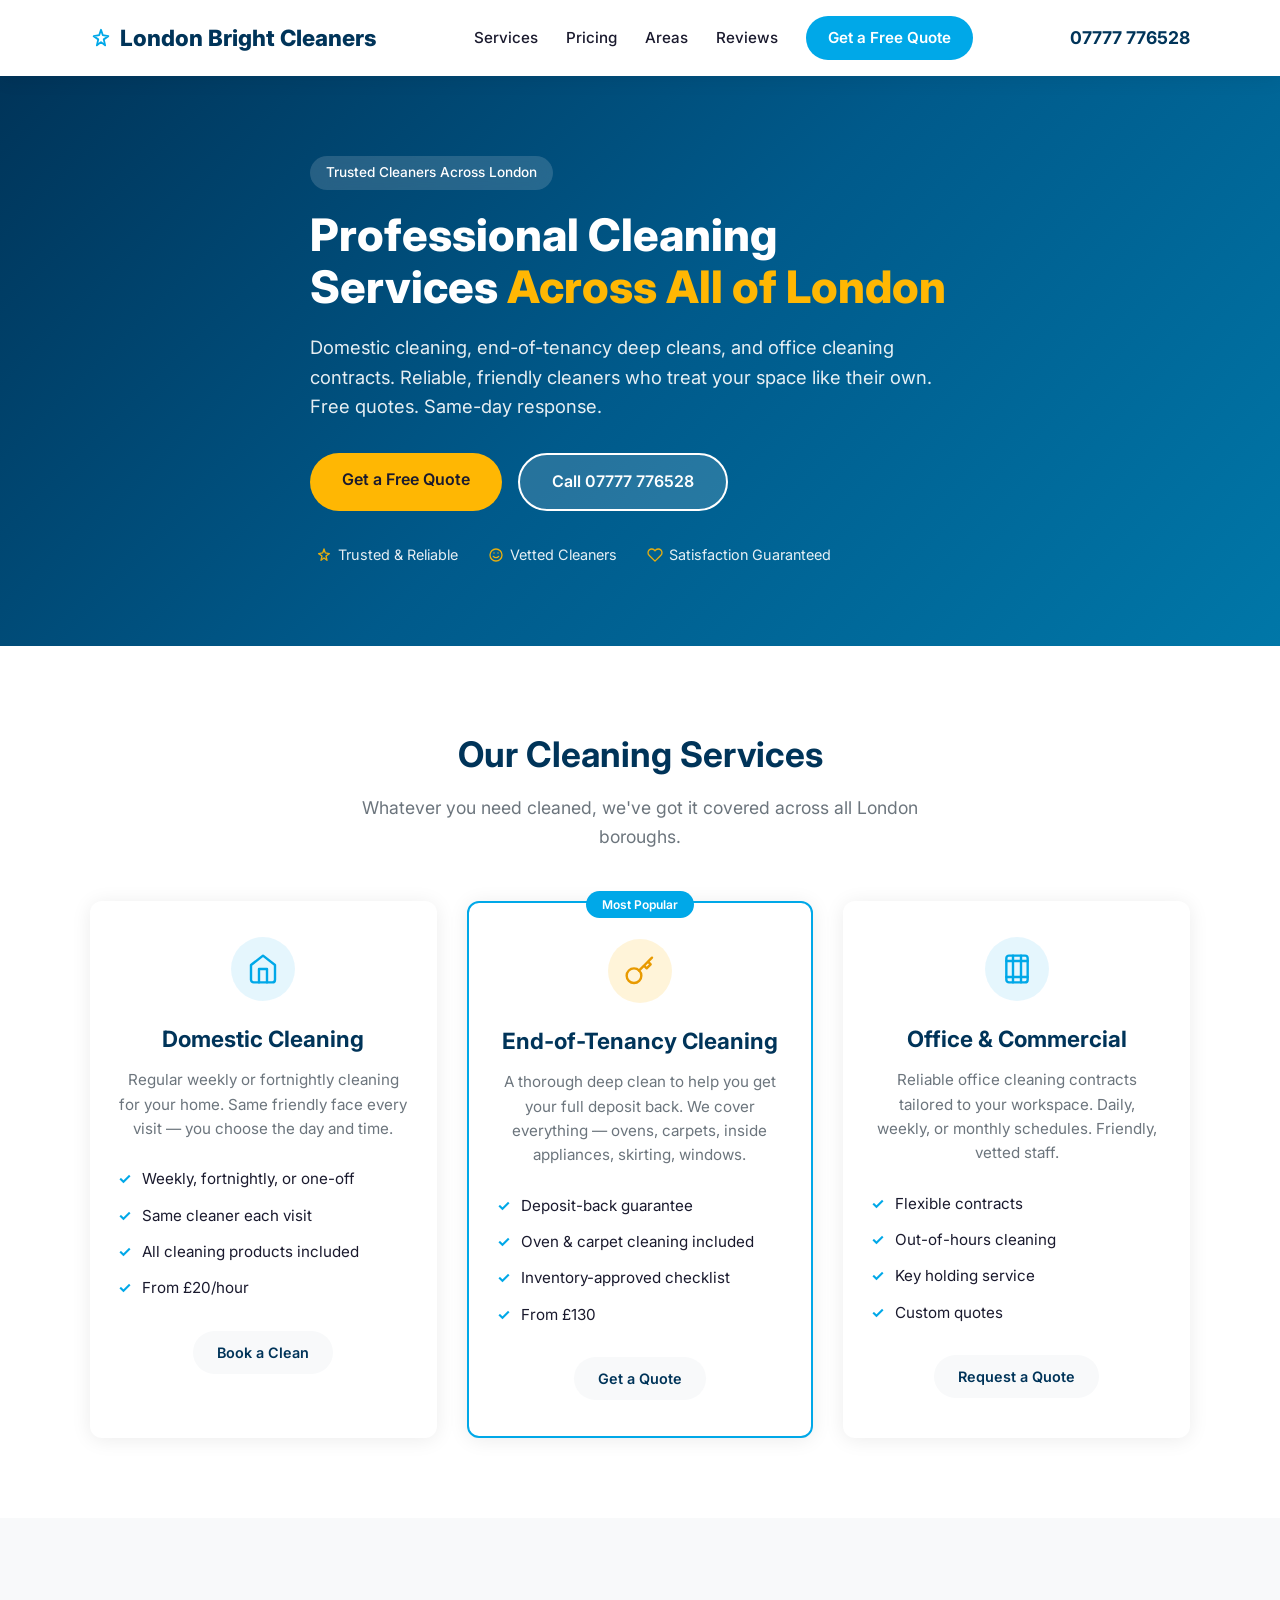
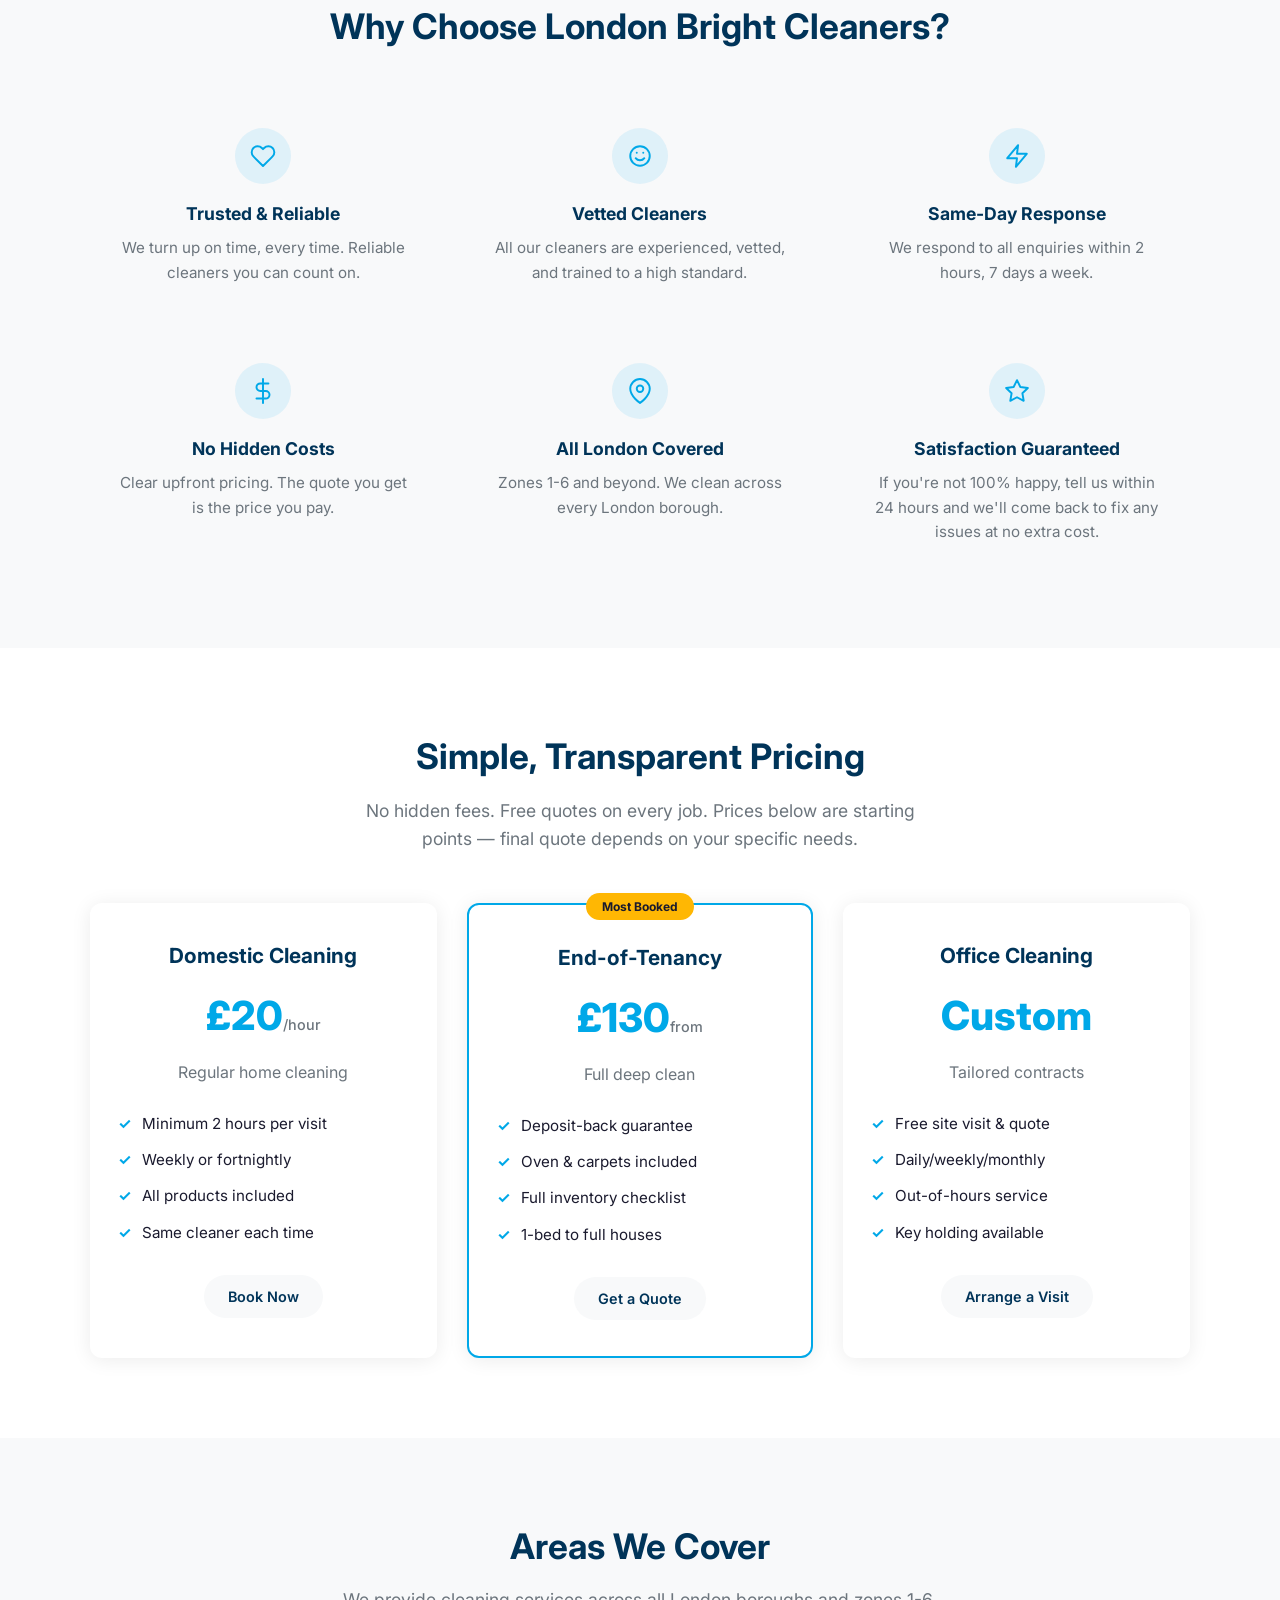
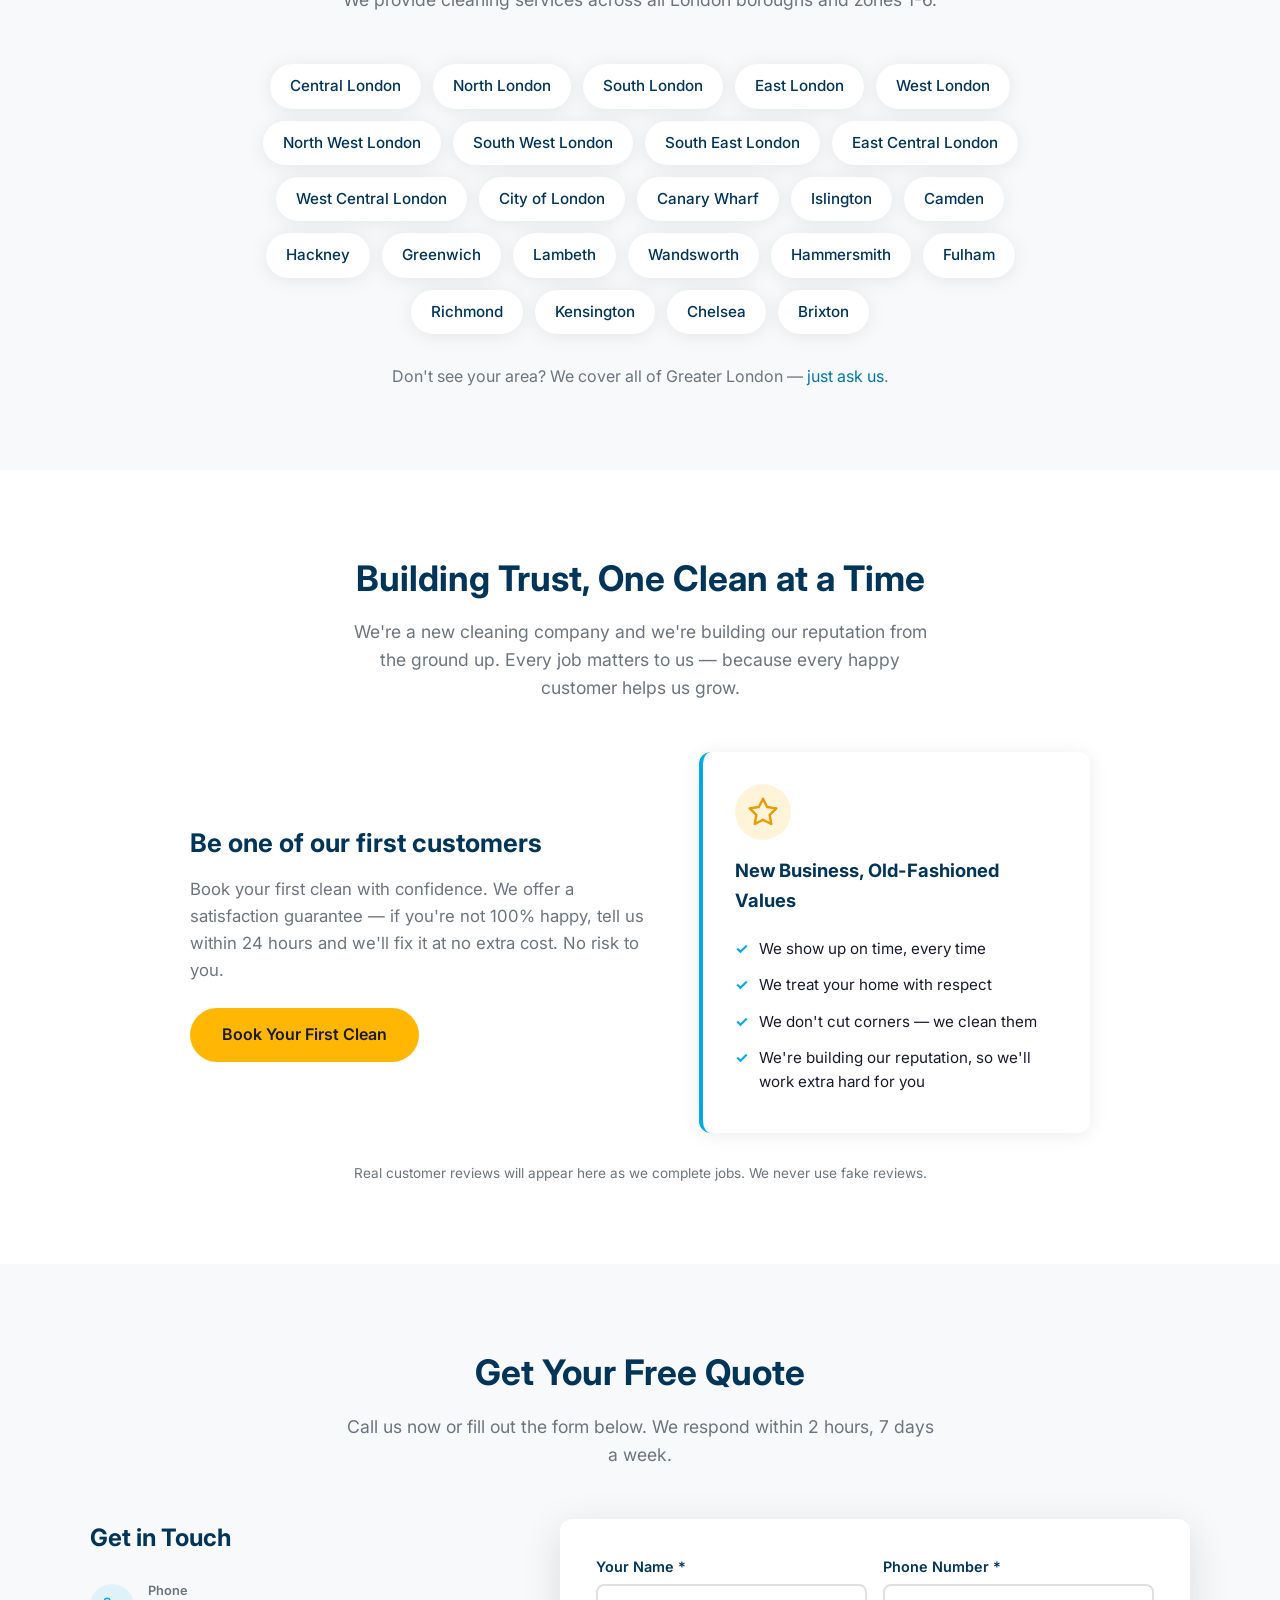
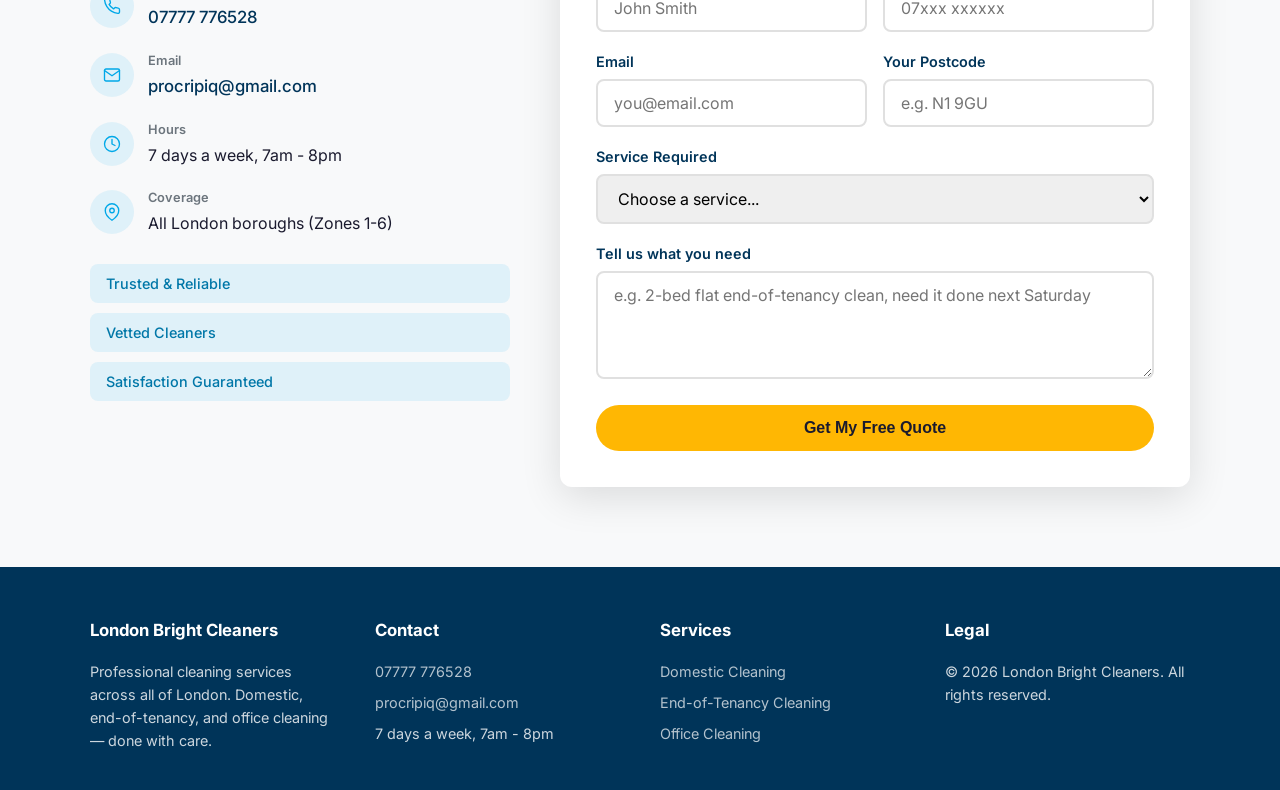
<file: index.html>
<!DOCTYPE html>
<html lang="en-GB">
<head>
    <meta charset="UTF-8">
    <meta name="viewport" content="width=device-width, initial-scale=1.0">
    <title>London Bright Cleaners | Domestic, End-of-Tenancy & Office Cleaning in London</title>
    <meta name="description" content="Professional cleaning company covering all of London. Domestic cleaning from £20/hr, end-of-tenancy deep cleans from £130, office cleaning contracts. Free quotes.">
    <meta name="keywords" content="cleaning company London, domestic cleaning London, end of tenancy cleaning London, office cleaning London, cleaners London">
    <meta name="robots" content="index, follow">

    <!-- Open Graph for social sharing -->
    <meta property="og:title" content="London Bright Cleaners | Professional Cleaning in London">
    <meta property="og:description" content="Domestic, end-of-tenancy & office cleaning across all of London. Free quotes. Call 07777 776528.">
    <meta property="og:type" content="website">
    <meta property="og:url" content="https://londonbrightcleaners.com">

    <!-- Schema.org structured data for local business -->
    <script type="application/ld+json">
    {
        "@context": "https://schema.org",
        "@type": "CleaningService",
        "name": "London Bright Cleaners",
        "telephone": "+447777776528",
        "email": "procripiq@gmail.com",
        "areaServed": "London",
        "address": {
            "@type": "PostalAddress",
            "addressRegion": "London",
            "addressCountry": "GB"
        },
        "priceRange": "££",
        "openingHours": "Mo-Su 07:00-20:00",
        "url": "https://londonbrightcleaners.com"
    }
    </script>

    <link rel="preconnect" href="https://fonts.googleapis.com">
    <link rel="preconnect" href="https://fonts.gstatic.com" crossorigin>
    <link href="https://fonts.googleapis.com/css2?family=Inter:wght@400;500;600;700;800&display=swap" rel="stylesheet">
    <link rel="stylesheet" href="css/style.css">
</head>
<body>

<!-- Header / Nav -->
<header class="header">
    <div class="container header-inner">
        <a href="/" class="logo">
            <span class="logo-icon">
                <svg width="22" height="22" viewBox="0 0 24 24" fill="none" stroke="currentColor" stroke-width="2" stroke-linecap="round" stroke-linejoin="round"><path d="M12 3l1.9 5.8L20 10l-5 3.5L16.5 20 12 16.5 7.5 20 9 13.5 4 10l6.1-1.2L12 3z"/></svg>
            </span>
            London Bright Cleaners
        </a>
        <nav class="nav">
            <a href="#services">Services</a>
            <a href="#pricing">Pricing</a>
            <a href="#areas">Areas</a>
            <a href="#reviews">Reviews</a>
            <a href="#contact" class="nav-cta">Get a Free Quote</a>
        </nav>
        <a href="tel:07777776528" class="header-phone">07777 776528</a>
        <button class="menu-toggle" onclick="document.querySelector('.nav').classList.toggle('open')" aria-label="Menu">&#9776;</button>
    </div>
</header>

<!-- Hero -->
<section class="hero">
    <div class="container hero-inner">
        <div class="hero-text">
            <span class="badge">Trusted Cleaners Across London</span>
            <h1>Professional Cleaning Services <span class="highlight">Across All of London</span></h1>
            <p>Domestic cleaning, end-of-tenancy deep cleans, and office cleaning contracts. Reliable, friendly cleaners who treat your space like their own. Free quotes. Same-day response.</p>
            <div class="hero-cta">
                <a href="#contact" class="btn btn-primary">Get a Free Quote</a>
                <a href="tel:07777776528" class="btn btn-secondary">Call 07777 776528</a>
            </div>
            <div class="hero-trust">
                <span><svg class="trust-icon" width="16" height="16" viewBox="0 0 24 24" fill="none" stroke="currentColor" stroke-width="2" stroke-linecap="round" stroke-linejoin="round"><path d="M12 3l1.9 5.8L20 10l-5 3.5L16.5 20 12 16.5 7.5 20 9 13.5 4 10l6.1-1.2L12 3z"/></svg> Trusted & Reliable</span>
                <span><svg class="trust-icon" width="16" height="16" viewBox="0 0 24 24" fill="none" stroke="currentColor" stroke-width="2" stroke-linecap="round" stroke-linejoin="round"><circle cx="12" cy="12" r="9"/><path d="M8 14s1.5 2 4 2 4-2 4-2"/><line x1="9" y1="9" x2="9.01" y2="9"/><line x1="15" y1="9" x2="15.01" y2="9"/></svg> Vetted Cleaners</span>
                <span><svg class="trust-icon" width="16" height="16" viewBox="0 0 24 24" fill="none" stroke="currentColor" stroke-width="2" stroke-linecap="round" stroke-linejoin="round"><path d="M20.84 4.61a5.5 5.5 0 0 0-7.78 0L12 5.67l-1.06-1.06a5.5 5.5 0 0 0-7.78 7.78l1.06 1.06L12 21.23l7.78-7.78 1.06-1.06a5.5 5.5 0 0 0 0-7.78z"/></svg> Satisfaction Guaranteed</span>
            </div>
        </div>
    </div>
</section>

<!-- Services -->
<section id="services" class="section">
    <div class="container">
        <div class="section-header">
            <h2>Our Cleaning Services</h2>
            <p>Whatever you need cleaned, we've got it covered across all London boroughs.</p>
        </div>
        <div class="services-grid">
            <div class="service-card">
                <div class="service-icon">
                    <svg width="32" height="32" viewBox="0 0 24 24" fill="none" stroke="currentColor" stroke-width="1.8" stroke-linecap="round" stroke-linejoin="round"><path d="M3 9l9-7 9 7v11a2 2 0 0 1-2 2H5a2 2 0 0 1-2-2z"/><polyline points="9 22 9 12 15 12 15 22"/></svg>
                </div>
                <h3>Domestic Cleaning</h3>
                <p>Regular weekly or fortnightly cleaning for your home. Same friendly face every visit — you choose the day and time.</p>
                <ul>
                    <li>Weekly, fortnightly, or one-off</li>
                    <li>Same cleaner each visit</li>
                    <li>All cleaning products included</li>
                    <li>From £20/hour</li>
                </ul>
                <a href="#contact" class="btn btn-small">Book a Clean</a>
            </div>
            <div class="service-card service-card-featured">
                <div class="service-icon">
                    <svg width="32" height="32" viewBox="0 0 24 24" fill="none" stroke="currentColor" stroke-width="1.8" stroke-linecap="round" stroke-linejoin="round"><circle cx="7.5" cy="15.5" r="5.5"/><path d="M11.2 11.8L21 2l-3 3 2 2-3 3-2-2-3 3"/></svg>
                </div>
                <h3>End-of-Tenancy Cleaning</h3>
                <p>A thorough deep clean to help you get your full deposit back. We cover everything — ovens, carpets, inside appliances, skirting, windows.</p>
                <ul>
                    <li>Deposit-back guarantee</li>
                    <li>Oven & carpet cleaning included</li>
                    <li>Inventory-approved checklist</li>
                    <li>From £130</li>
                </ul>
                <a href="#contact" class="btn btn-small btn-primary">Get a Quote</a>
            </div>
            <div class="service-card">
                <div class="service-icon">
                    <svg width="32" height="32" viewBox="0 0 24 24" fill="none" stroke="currentColor" stroke-width="1.8" stroke-linecap="round" stroke-linejoin="round"><rect x="4" y="2" width="16" height="20" rx="2"/><line x1="9" y1="22" x2="9" y2="2"/><line x1="15" y1="22" x2="15" y2="2"/><line x1="4" y1="6" x2="20" y2="6"/><line x1="4" y1="18" x2="20" y2="18"/></svg>
                </div>
                <h3>Office & Commercial</h3>
                <p>Reliable office cleaning contracts tailored to your workspace. Daily, weekly, or monthly schedules. Friendly, vetted staff.</p>
                <ul>
                    <li>Flexible contracts</li>
                    <li>Out-of-hours cleaning</li>
                    <li>Key holding service</li>
                    <li>Custom quotes</li>
                </ul>
                <a href="#contact" class="btn btn-small">Request a Quote</a>
            </div>
        </div>
    </div>
</section>

<!-- Why Choose Us -->
<section class="section section-alt">
    <div class="container">
        <div class="section-header">
            <h2>Why Choose London Bright Cleaners?</h2>
        </div>
        <div class="features-grid">
            <div class="feature">
                <div class="feature-icon">
                    <svg width="26" height="26" viewBox="0 0 24 24" fill="none" stroke="currentColor" stroke-width="1.8" stroke-linecap="round" stroke-linejoin="round"><path d="M20.84 4.61a5.5 5.5 0 0 0-7.78 0L12 5.67l-1.06-1.06a5.5 5.5 0 0 0-7.78 7.78l1.06 1.06L12 21.23l7.78-7.78 1.06-1.06a5.5 5.5 0 0 0 0-7.78z"/></svg>
                </div>
                <h4>Trusted & Reliable</h4>
                <p>We turn up on time, every time. Reliable cleaners you can count on.</p>
            </div>
            <div class="feature">
                <div class="feature-icon">
                    <svg width="26" height="26" viewBox="0 0 24 24" fill="none" stroke="currentColor" stroke-width="1.8" stroke-linecap="round" stroke-linejoin="round"><circle cx="12" cy="12" r="9"/><path d="M8 14s1.5 2 4 2 4-2 4-2"/><line x1="9" y1="9" x2="9.01" y2="9"/><line x1="15" y1="9" x2="15.01" y2="9"/></svg>
                </div>
                <h4>Vetted Cleaners</h4>
                <p>All our cleaners are experienced, vetted, and trained to a high standard.</p>
            </div>
            <div class="feature">
                <div class="feature-icon">
                    <svg width="26" height="26" viewBox="0 0 24 24" fill="none" stroke="currentColor" stroke-width="1.8" stroke-linecap="round" stroke-linejoin="round"><polyline points="13 2 3 14 12 14 11 22 21 10 12 10 13 2"/></svg>
                </div>
                <h4>Same-Day Response</h4>
                <p>We respond to all enquiries within 2 hours, 7 days a week.</p>
            </div>
            <div class="feature">
                <div class="feature-icon">
                    <svg width="26" height="26" viewBox="0 0 24 24" fill="none" stroke="currentColor" stroke-width="1.8" stroke-linecap="round" stroke-linejoin="round"><line x1="12" y1="1" x2="12" y2="23"/><path d="M17 5H9.5a3.5 3.5 0 0 0 0 7h5a3.5 3.5 0 0 1 0 7H6"/></svg>
                </div>
                <h4>No Hidden Costs</h4>
                <p>Clear upfront pricing. The quote you get is the price you pay.</p>
            </div>
            <div class="feature">
                <div class="feature-icon">
                    <svg width="26" height="26" viewBox="0 0 24 24" fill="none" stroke="currentColor" stroke-width="1.8" stroke-linecap="round" stroke-linejoin="round"><path d="M21 10c0 7-9 13-9 13s-9-6-9-13a9 9 0 0 1 18 0z"/><circle cx="12" cy="10" r="3"/></svg>
                </div>
                <h4>All London Covered</h4>
                <p>Zones 1-6 and beyond. We clean across every London borough.</p>
            </div>
            <div class="feature">
                <div class="feature-icon">
                    <svg width="26" height="26" viewBox="0 0 24 24" fill="none" stroke="currentColor" stroke-width="1.8" stroke-linecap="round" stroke-linejoin="round"><polygon points="12 2 15.09 8.26 22 9.27 17 14.14 18.18 21.02 12 17.77 5.82 21.02 7 14.14 2 9.27 8.91 8.26 12 2"/></svg>
                </div>
                <h4>Satisfaction Guaranteed</h4>
                <p>If you're not 100% happy, tell us within 24 hours and we'll come back to fix any issues at no extra cost.</p>
            </div>
        </div>
    </div>
</section>

<!-- Pricing -->
<section id="pricing" class="section">
    <div class="container">
        <div class="section-header">
            <h2>Simple, Transparent Pricing</h2>
            <p>No hidden fees. Free quotes on every job. Prices below are starting points — final quote depends on your specific needs.</p>
        </div>
        <div class="pricing-grid">
            <div class="pricing-card">
                <h3>Domestic Cleaning</h3>
                <div class="price">£20<span>/hour</span></div>
                <p>Regular home cleaning</p>
                <ul>
                    <li>Minimum 2 hours per visit</li>
                    <li>Weekly or fortnightly</li>
                    <li>All products included</li>
                    <li>Same cleaner each time</li>
                </ul>
                <a href="#contact" class="btn btn-small">Book Now</a>
            </div>
            <div class="pricing-card pricing-card-featured">
                <div class="pricing-badge">Most Booked</div>
                <h3>End-of-Tenancy</h3>
                <div class="price">£130<span>from</span></div>
                <p>Full deep clean</p>
                <ul>
                    <li>Deposit-back guarantee</li>
                    <li>Oven & carpets included</li>
                    <li>Full inventory checklist</li>
                    <li>1-bed to full houses</li>
                </ul>
                <a href="#contact" class="btn btn-small btn-primary">Get a Quote</a>
            </div>
            <div class="pricing-card">
                <h3>Office Cleaning</h3>
                <div class="price">Custom</div>
                <p>Tailored contracts</p>
                <ul>
                    <li>Free site visit & quote</li>
                    <li>Daily/weekly/monthly</li>
                    <li>Out-of-hours service</li>
                    <li>Key holding available</li>
                </ul>
                <a href="#contact" class="btn btn-small">Arrange a Visit</a>
            </div>
        </div>
    </div>
</section>

<!-- Areas -->
<section id="areas" class="section section-alt">
    <div class="container">
        <div class="section-header">
            <h2>Areas We Cover</h2>
            <p>We provide cleaning services across all London boroughs and zones 1-6.</p>
        </div>
        <div class="areas-grid">
            <span>Central London</span><span>North London</span><span>South London</span>
            <span>East London</span><span>West London</span><span>North West London</span>
            <span>South West London</span><span>South East London</span><span>East Central London</span>
            <span>West Central London</span><span>City of London</span><span>Canary Wharf</span>
            <span>Islington</span><span>Camden</span><span>Hackney</span>
            <span>Greenwich</span><span>Lambeth</span><span>Wandsworth</span>
            <span>Hammersmith</span><span>Fulham</span><span>Richmond</span>
            <span>Kensington</span><span>Chelsea</span><span>Brixton</span>
        </div>
        <p class="areas-note">Don't see your area? We cover all of Greater London — <a href="#contact">just ask us</a>.</p>
    </div>
</section>

<!-- Reviews -->
<section id="reviews" class="section">
    <div class="container">
        <div class="section-header">
            <h2>Building Trust, One Clean at a Time</h2>
            <p>We're a new cleaning company and we're building our reputation from the ground up. Every job matters to us — because every happy customer helps us grow.</p>
        </div>
        <div class="reviews-cta">
            <div class="reviews-cta-text">
                <h3>Be one of our first customers</h3>
                <p>Book your first clean with confidence. We offer a satisfaction guarantee — if you're not 100% happy, tell us within 24 hours and we'll fix it at no extra cost. No risk to you.</p>
                <a href="#contact" class="btn btn-primary">Book Your First Clean</a>
            </div>
            <div class="reviews-cta-box">
                <div class="reviews-cta-icon">
                    <svg width="32" height="32" viewBox="0 0 24 24" fill="none" stroke="currentColor" stroke-width="1.8" stroke-linecap="round" stroke-linejoin="round"><polygon points="12 2 15.09 8.26 22 9.27 17 14.14 18.18 21.02 12 17.77 5.82 21.02 7 14.14 2 9.27 8.91 8.26 12 2"/></svg>
                </div>
                <h4>New Business, Old-Fashioned Values</h4>
                <ul>
                    <li>We show up on time, every time</li>
                    <li>We treat your home with respect</li>
                    <li>We don't cut corners — we clean them</li>
                    <li>We're building our reputation, so we'll work extra hard for you</li>
                </ul>
            </div>
        </div>
        <p class="reviews-note">Real customer reviews will appear here as we complete jobs. We never use fake reviews.</p>
    </div>
</section>

<!-- Contact -->
<section id="contact" class="section section-alt">
    <div class="container">
        <div class="section-header">
            <h2>Get Your Free Quote</h2>
            <p>Call us now or fill out the form below. We respond within 2 hours, 7 days a week.</p>
        </div>
        <div class="contact-grid">
            <div class="contact-info">
                <h3>Get in Touch</h3>
                <div class="contact-item">
                    <span class="contact-icon-wrap">
                        <svg width="18" height="18" viewBox="0 0 24 24" fill="none" stroke="currentColor" stroke-width="1.8" stroke-linecap="round" stroke-linejoin="round"><path d="M22 16.92v3a2 2 0 0 1-2.18 2 19.79 19.79 0 0 1-8.63-3.07 19.5 19.5 0 0 1-6-6 19.79 19.79 0 0 1-3.07-8.67A2 2 0 0 1 4.11 2h3a2 2 0 0 1 2 1.72 12.84 12.84 0 0 0 .7 2.81 2 2 0 0 1-.45 2.11L8.09 9.91a16 16 0 0 0 6 6l1.27-1.27a2 2 0 0 1 2.11-.45 12.84 12.84 0 0 0 2.81.7A2 2 0 0 1 22 16.92z"/></svg>
                    </span>
                    <span><span class="contact-label">Phone</span><a href="tel:07777776528">07777 776528</a></span>
                </div>
                <div class="contact-item">
                    <span class="contact-icon-wrap">
                        <svg width="18" height="18" viewBox="0 0 24 24" fill="none" stroke="currentColor" stroke-width="1.8" stroke-linecap="round" stroke-linejoin="round"><path d="M4 4h16c1.1 0 2 .9 2 2v12c0 1.1-.9 2-2 2H4c-1.1 0-2-.9-2-2V6c0-1.1.9-2 2-2z"/><polyline points="22,6 12,13 2,6"/></svg>
                    </span>
                    <span><span class="contact-label">Email</span><a href="mailto:procripiq@gmail.com">procripiq@gmail.com</a></span>
                </div>
                <div class="contact-item">
                    <span class="contact-icon-wrap">
                        <svg width="18" height="18" viewBox="0 0 24 24" fill="none" stroke="currentColor" stroke-width="1.8" stroke-linecap="round" stroke-linejoin="round"><circle cx="12" cy="12" r="10"/><polyline points="12 6 12 12 16 14"/></svg>
                    </span>
                    <span><span class="contact-label">Hours</span>7 days a week, 7am - 8pm</span>
                </div>
                <div class="contact-item">
                    <span class="contact-icon-wrap">
                        <svg width="18" height="18" viewBox="0 0 24 24" fill="none" stroke="currentColor" stroke-width="1.8" stroke-linecap="round" stroke-linejoin="round"><path d="M21 10c0 7-9 13-9 13s-9-6-9-13a9 9 0 0 1 18 0z"/><circle cx="12" cy="10" r="3"/></svg>
                    </span>
                    <span><span class="contact-label">Coverage</span>All London boroughs (Zones 1-6)</span>
                </div>
                <div class="contact-badges">
                    <span class="badge-small">Trusted & Reliable</span>
                    <span class="badge-small">Vetted Cleaners</span>
                    <span class="badge-small">Satisfaction Guaranteed</span>
                </div>
            </div>
            <div class="contact-form-wrap">
                <!-- Formsubmit.co - free, no signup, sends to your email -->
                <!-- First submission triggers a one-time confirmation email -->
                <form id="contact-form" class="contact-form"
                      action="https://formsubmit.co/procripiq@gmail.com"
                      method="POST">
                    <!-- Formsubmit configuration -->
                    <input type="hidden" name="_subject" value="New lead from London Bright Cleaners website">
                    <input type="hidden" name="_template" value="table">
                    <input type="hidden" name="_captcha" value="false">
                    <input type="hidden" name="_next" value="https://londonbrightcleaners.com/thankyou.html">
                    <input type="text" name="_honey" style="display:none">
                    <input type="hidden" name="source" value="website">
                    <div class="form-row">
                        <div class="form-group">
                            <label for="name">Your Name *</label>
                            <input type="text" id="name" name="name" required placeholder="John Smith">
                        </div>
                        <div class="form-group">
                            <label for="phone">Phone Number *</label>
                            <input type="tel" id="phone" name="phone" required placeholder="07xxx xxxxxx">
                        </div>
                    </div>
                    <div class="form-row">
                        <div class="form-group">
                            <label for="email">Email</label>
                            <input type="email" id="email" name="email" placeholder="you@email.com">
                        </div>
                        <div class="form-group">
                            <label for="postcode">Your Postcode</label>
                            <input type="text" id="postcode" name="postcode" placeholder="e.g. N1 9GU">
                        </div>
                    </div>
                    <div class="form-group">
                        <label for="service">Service Required</label>
                        <select id="service" name="service">
                            <option value="">Choose a service...</option>
                            <option value="domestic">Domestic Cleaning</option>
                            <option value="end-of-tenancy">End-of-Tenancy Clean</option>
                            <option value="office">Office / Commercial</option>
                            <option value="deep-clean">Deep Clean / One-off</option>
                            <option value="other">Other</option>
                        </select>
                    </div>
                    <div class="form-group">
                        <label for="message">Tell us what you need</label>
                        <textarea id="message" name="message" rows="4" placeholder="e.g. 2-bed flat end-of-tenancy clean, need it done next Saturday"></textarea>
                    </div>
                    <button type="submit" class="btn btn-primary btn-full">Get My Free Quote</button>
                    <div id="form-message" class="form-message"></div>
                </form>
            </div>
        </div>
    </div>
</section>

<!-- Footer -->
<footer class="footer">
    <div class="container footer-inner">
        <div class="footer-col">
            <h4>London Bright Cleaners</h4>
            <p>Professional cleaning services across all of London. Domestic, end-of-tenancy, and office cleaning — done with care.</p>
        </div>
        <div class="footer-col">
            <h4>Contact</h4>
            <p><a href="tel:07777776528">07777 776528</a></p>
            <p><a href="mailto:procripiq@gmail.com">procripiq@gmail.com</a></p>
            <p>7 days a week, 7am - 8pm</p>
        </div>
        <div class="footer-col">
            <h4>Services</h4>
            <p><a href="#services">Domestic Cleaning</a></p>
            <p><a href="#services">End-of-Tenancy Cleaning</a></p>
            <p><a href="#services">Office Cleaning</a></p>
        </div>
        <div class="footer-col">
            <h4>Legal</h4>
            <!-- Add your Ltd company details here for Companies Act compliance -->
            <!-- <p>Trading as: [Your Ltd Company Name]</p> -->
            <!-- <p>Company No: [Companies House Number]</p> -->
            <p>&copy; 2026 London Bright Cleaners. All rights reserved.</p>
        </div>
    </div>
</footer>

<script src="js/main.js"></script>
</body>
</html>
</file>
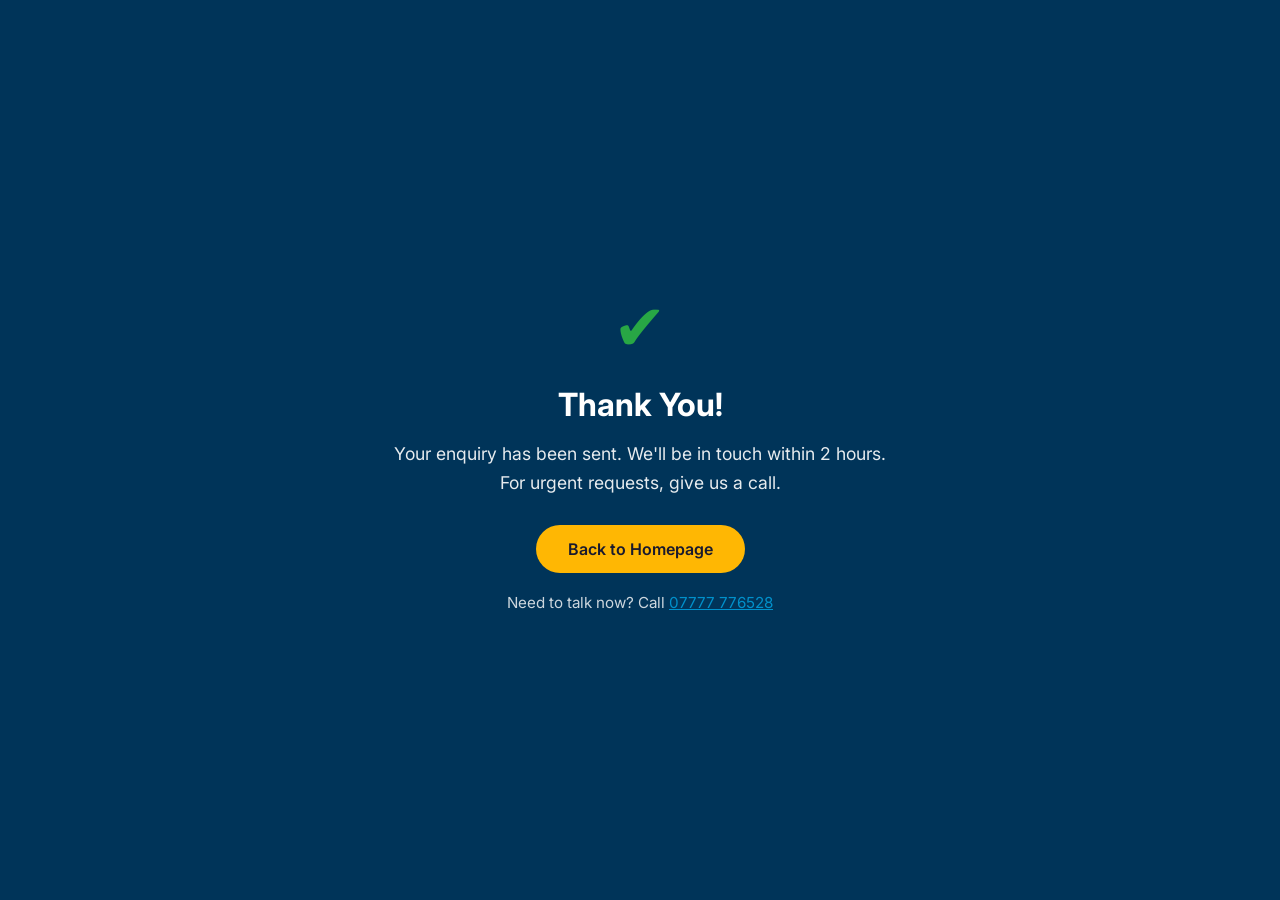
<file: thankyou.html>
<!DOCTYPE html>
<html lang="en-GB">
<head>
    <meta charset="UTF-8">
    <meta name="viewport" content="width=device-width, initial-scale=1.0">
    <title>Thank You | London Bright Cleaners</title>
    <meta name="robots" content="noindex">
    <link href="https://fonts.googleapis.com/css2?family=Inter:wght@400;500;600;700;800&display=swap" rel="stylesheet">
    <style>
        * { margin: 0; padding: 0; box-sizing: border-box; }
        body { font-family: 'Inter', sans-serif; background: #003459; color: #fff; display: flex; align-items: center; justify-content: center; min-height: 100vh; text-align: center; padding: 20px; }
        .box { max-width: 500px; }
        .check { font-size: 4rem; color: #28a745; margin-bottom: 20px; }
        h1 { font-size: 2rem; margin-bottom: 16px; }
        p { font-size: 1.1rem; opacity: 0.9; margin-bottom: 28px; line-height: 1.6; }
        .btn { display: inline-block; padding: 14px 32px; background: #ffb703; color: #1a1a2e; border-radius: 30px; font-weight: 600; text-decoration: none; }
        .btn:hover { background: #ffa500; }
        .phone { margin-top: 20px; font-size: 0.95rem; opacity: 0.8; }
        .phone a { color: #00a8e8; }
    </style>
</head>
<body>
    <div class="box">
        <div class="check">&#10004;</div>
        <h1>Thank You!</h1>
        <p>Your enquiry has been sent. We'll be in touch within 2 hours. For urgent requests, give us a call.</p>
        <a href="/" class="btn">Back to Homepage</a>
        <div class="phone">Need to talk now? Call <a href="tel:07777776528">07777 776528</a></div>
    </div>
</body>
</html>
</file>
<file: css/style.css>
/* London Bright Cleaners - Stylesheet */

/* --- Reset & Base --- */
* {
    margin: 0;
    padding: 0;
    box-sizing: border-box;
}

:root {
    --primary: #00a8e8;
    --primary-dark: #0077a8;
    --secondary: #003459;
    --accent: #ffb703;
    --dark: #1a1a2e;
    --grey: #6c757d;
    --light: #f8f9fa;
    --white: #ffffff;
    --success: #28a745;
    --error: #dc3545;
    --shadow: 0 2px 20px rgba(0, 0, 0, 0.08);
    --shadow-lg: 0 10px 40px rgba(0, 0, 0, 0.12);
    --radius: 12px;
}

body {
    font-family: 'Inter', -apple-system, BlinkMacSystemFont, 'Segoe UI', sans-serif;
    color: var(--dark);
    line-height: 1.6;
    background: var(--white);
}

.container {
    max-width: 1140px;
    margin: 0 auto;
    padding: 0 20px;
}

a {
    color: var(--primary-dark);
    text-decoration: none;
    transition: color 0.2s;
}

a:hover {
    color: var(--primary);
}

/* --- Header --- */
.header {
    background: var(--white);
    box-shadow: var(--shadow);
    position: sticky;
    top: 0;
    z-index: 100;
}

.header-inner {
    display: flex;
    align-items: center;
    justify-content: space-between;
    padding: 16px 20px;
    gap: 20px;
}

.logo {
    font-size: 1.4rem;
    font-weight: 800;
    color: var(--secondary);
    display: flex;
    align-items: center;
    gap: 8px;
    white-space: nowrap;
}

.logo-icon {
    color: var(--primary);
    display: flex;
    align-items: center;
}

.nav {
    display: flex;
    gap: 28px;
    align-items: center;
}

.nav a {
    color: var(--dark);
    font-weight: 500;
    font-size: 0.95rem;
}

.nav a:hover {
    color: var(--primary);
}

.nav-cta {
    background: var(--primary);
    color: var(--white) !important;
    padding: 10px 22px;
    border-radius: 30px;
    font-weight: 600 !important;
    transition: background 0.2s;
}

.nav-cta:hover {
    background: var(--primary-dark);
}

.header-phone {
    font-weight: 700;
    font-size: 1.1rem;
    color: var(--secondary);
    white-space: nowrap;
}

.menu-toggle {
    display: none;
    background: none;
    border: none;
    font-size: 1.5rem;
    cursor: pointer;
    color: var(--secondary);
}

/* --- Hero --- */
.hero {
    background: linear-gradient(135deg, var(--secondary) 0%, #005a8b 50%, var(--primary-dark) 100%);
    color: var(--white);
    padding: 80px 0;
    position: relative;
    overflow: hidden;
}

.hero-inner {
    max-width: 700px;
}

.badge {
    display: inline-block;
    background: rgba(255, 255, 255, 0.15);
    padding: 6px 16px;
    border-radius: 20px;
    font-size: 0.85rem;
    font-weight: 500;
    margin-bottom: 20px;
    backdrop-filter: blur(10px);
}

.hero h1 {
    font-size: 2.8rem;
    font-weight: 800;
    line-height: 1.15;
    margin-bottom: 20px;
}

.highlight {
    color: var(--accent);
}

.hero p {
    font-size: 1.15rem;
    opacity: 0.9;
    margin-bottom: 32px;
}

.hero-cta {
    display: flex;
    gap: 16px;
    margin-bottom: 32px;
    flex-wrap: wrap;
}

.hero-trust {
    display: flex;
    gap: 24px;
    flex-wrap: wrap;
    font-size: 0.9rem;
    opacity: 0.9;
}

.hero-trust span {
    display: flex;
    align-items: center;
    gap: 6px;
}

.trust-icon {
    color: var(--accent);
    flex-shrink: 0;
}

.hero-trust span::before {
    content: "";
}

/* --- Buttons --- */
.btn {
    display: inline-block;
    padding: 14px 32px;
    border-radius: 30px;
    font-weight: 600;
    font-size: 1rem;
    cursor: pointer;
    border: none;
    transition: all 0.2s;
    text-align: center;
}

.btn-primary {
    background: var(--accent);
    color: var(--dark);
}

.btn-primary:hover {
    background: #ffa500;
    color: var(--dark);
}

.btn-secondary {
    background: rgba(255, 255, 255, 0.15);
    color: var(--white);
    border: 2px solid var(--white);
}

.btn-secondary:hover {
    background: var(--white);
    color: var(--secondary);
}

.btn-small {
    padding: 10px 24px;
    font-size: 0.9rem;
    background: var(--light);
    color: var(--secondary);
}

.btn-small:hover {
    background: var(--secondary);
    color: var(--white);
}

.btn-full {
    width: 100%;
}

/* --- Sections --- */
.section {
    padding: 80px 0;
}

.section-alt {
    background: var(--light);
}

.section-header {
    text-align: center;
    margin-bottom: 50px;
}

.section-header h2 {
    font-size: 2.2rem;
    font-weight: 700;
    color: var(--secondary);
    margin-bottom: 12px;
}

.section-header p {
    font-size: 1.1rem;
    color: var(--grey);
    max-width: 600px;
    margin: 0 auto;
}

/* --- Services --- */
.services-grid {
    display: grid;
    grid-template-columns: repeat(3, 1fr);
    gap: 30px;
}

.service-card {
    background: var(--white);
    padding: 36px 28px;
    border-radius: var(--radius);
    box-shadow: var(--shadow);
    text-align: center;
    transition: transform 0.2s, box-shadow 0.2s;
}

.service-card:hover {
    transform: translateY(-4px);
    box-shadow: var(--shadow-lg);
}

.service-card-featured {
    border: 2px solid var(--primary);
    position: relative;
}

.service-card-featured::before {
    content: "Most Popular";
    position: absolute;
    top: -12px;
    left: 50%;
    transform: translateX(-50%);
    background: var(--primary);
    color: var(--white);
    padding: 4px 16px;
    border-radius: 20px;
    font-size: 0.75rem;
    font-weight: 600;
}

.service-icon {
    width: 64px;
    height: 64px;
    border-radius: 50%;
    background: rgba(0, 168, 232, 0.1);
    color: var(--primary);
    display: flex;
    align-items: center;
    justify-content: center;
    margin: 0 auto 20px;
}

.service-card-featured .service-icon {
    background: rgba(255, 183, 3, 0.15);
    color: #e89a00;
}

.service-card h3 {
    font-size: 1.4rem;
    color: var(--secondary);
    margin-bottom: 12px;
}

.service-card p {
    color: var(--grey);
    margin-bottom: 20px;
    font-size: 0.95rem;
}

.service-card ul {
    list-style: none;
    text-align: left;
    margin-bottom: 24px;
}

.service-card ul li {
    padding: 6px 0;
    padding-left: 24px;
    position: relative;
    font-size: 0.95rem;
}

.service-card ul li::before {
    content: "\2713";
    color: var(--primary);
    position: absolute;
    left: 0;
    font-weight: 700;
}

/* --- Features --- */
.features-grid {
    display: grid;
    grid-template-columns: repeat(3, 1fr);
    gap: 30px;
}

.feature {
    text-align: center;
    padding: 24px;
}

.feature-icon {
    width: 56px;
    height: 56px;
    border-radius: 50%;
    background: rgba(0, 168, 232, 0.1);
    color: var(--primary);
    display: flex;
    align-items: center;
    justify-content: center;
    margin: 0 auto 16px;
}

.feature h4 {
    font-size: 1.1rem;
    color: var(--secondary);
    margin-bottom: 8px;
}

.feature p {
    color: var(--grey);
    font-size: 0.95rem;
}

/* --- Pricing --- */
.pricing-grid {
    display: grid;
    grid-template-columns: repeat(3, 1fr);
    gap: 30px;
}

.pricing-card {
    background: var(--white);
    padding: 36px 28px;
    border-radius: var(--radius);
    box-shadow: var(--shadow);
    text-align: center;
    position: relative;
}

.pricing-card-featured {
    border: 2px solid var(--primary);
}

.pricing-badge {
    position: absolute;
    top: -12px;
    left: 50%;
    transform: translateX(-50%);
    background: var(--accent);
    color: var(--dark);
    padding: 4px 16px;
    border-radius: 20px;
    font-size: 0.75rem;
    font-weight: 700;
}

.pricing-card h3 {
    font-size: 1.3rem;
    color: var(--secondary);
    margin-bottom: 8px;
}

.price {
    font-size: 2.5rem;
    font-weight: 800;
    color: var(--primary);
    margin: 12px 0;
}

.price span {
    font-size: 0.9rem;
    font-weight: 500;
    color: var(--grey);
}

.pricing-card > p {
    color: var(--grey);
    margin-bottom: 20px;
}

.pricing-card ul {
    list-style: none;
    text-align: left;
    margin-bottom: 24px;
}

.pricing-card ul li {
    padding: 6px 0;
    padding-left: 24px;
    position: relative;
    font-size: 0.95rem;
}

.pricing-card ul li::before {
    content: "\2713";
    color: var(--primary);
    position: absolute;
    left: 0;
    font-weight: 700;
}

/* --- Areas --- */
.areas-grid {
    display: flex;
    flex-wrap: wrap;
    gap: 12px;
    justify-content: center;
    max-width: 800px;
    margin: 0 auto;
}

.areas-grid span {
    background: var(--white);
    padding: 10px 20px;
    border-radius: 30px;
    font-size: 0.95rem;
    color: var(--secondary);
    box-shadow: var(--shadow);
    font-weight: 500;
}

.areas-note {
    text-align: center;
    margin-top: 30px;
    color: var(--grey);
}

/* --- Reviews --- */
.reviews-grid {
    display: grid;
    grid-template-columns: repeat(3, 1fr);
    gap: 30px;
}

.review-card {
    background: var(--white);
    padding: 28px;
    border-radius: var(--radius);
    box-shadow: var(--shadow);
}

.stars {
    color: var(--accent);
    font-size: 1.2rem;
    margin-bottom: 12px;
}

.review-card p {
    font-style: italic;
    color: var(--dark);
    margin-bottom: 16px;
}

.review-author {
    font-weight: 600;
    color: var(--secondary);
    font-size: 0.9rem;
}

.reviews-note {
    text-align: center;
    margin-top: 30px;
    color: var(--grey);
    font-size: 0.85rem;
}

/* --- Reviews CTA (new business) --- */
.reviews-cta {
    display: grid;
    grid-template-columns: 1.2fr 1fr;
    gap: 40px;
    align-items: center;
    max-width: 900px;
    margin: 0 auto;
}

.reviews-cta-text h3 {
    font-size: 1.6rem;
    color: var(--secondary);
    margin-bottom: 12px;
}

.reviews-cta-text p {
    color: var(--grey);
    margin-bottom: 24px;
    font-size: 1.05rem;
}

.reviews-cta-box {
    background: var(--white);
    padding: 32px;
    border-radius: var(--radius);
    box-shadow: var(--shadow);
    border-left: 4px solid var(--primary);
}

.reviews-cta-icon {
    width: 56px;
    height: 56px;
    border-radius: 50%;
    background: rgba(255, 183, 3, 0.15);
    color: #e89a00;
    display: flex;
    align-items: center;
    justify-content: center;
    margin-bottom: 16px;
}

.reviews-cta-box h4 {
    font-size: 1.15rem;
    color: var(--secondary);
    margin-bottom: 16px;
}

.reviews-cta-box ul {
    list-style: none;
}

.reviews-cta-box ul li {
    padding: 6px 0;
    padding-left: 24px;
    position: relative;
    font-size: 0.95rem;
}

.reviews-cta-box ul li::before {
    content: "\2713";
    color: var(--primary);
    position: absolute;
    left: 0;
    font-weight: 700;
}

@media (max-width: 700px) {
    .reviews-cta {
        grid-template-columns: 1fr;
    }
}

/* --- Contact --- */
.contact-grid {
    display: grid;
    grid-template-columns: 1fr 1.5fr;
    gap: 50px;
    align-items: start;
}

.contact-info h3 {
    font-size: 1.5rem;
    color: var(--secondary);
    margin-bottom: 24px;
}

.contact-item {
    display: flex;
    align-items: center;
    gap: 14px;
    margin-bottom: 20px;
}

.contact-icon-wrap {
    width: 44px;
    height: 44px;
    border-radius: 50%;
    background: rgba(0, 168, 232, 0.1);
    color: var(--primary);
    display: flex;
    align-items: center;
    justify-content: center;
    flex-shrink: 0;
}

.contact-label {
    display: block;
    font-weight: 600;
    color: var(--grey);
    font-size: 0.8rem;
    margin-bottom: 2px;
}

.contact-item a {
    font-size: 1.05rem;
    color: var(--secondary);
    font-weight: 500;
}

.contact-badges {
    margin-top: 28px;
    display: flex;
    flex-direction: column;
    gap: 10px;
}

.badge-small {
    background: rgba(0, 168, 232, 0.1);
    color: var(--primary-dark);
    padding: 8px 16px;
    border-radius: 8px;
    font-size: 0.9rem;
    font-weight: 500;
}

.contact-form-wrap {
    background: var(--white);
    padding: 36px;
    border-radius: var(--radius);
    box-shadow: var(--shadow-lg);
}

.form-row {
    display: grid;
    grid-template-columns: 1fr 1fr;
    gap: 16px;
}

.form-group {
    margin-bottom: 18px;
}

.form-group label {
    display: block;
    font-weight: 600;
    color: var(--secondary);
    margin-bottom: 6px;
    font-size: 0.9rem;
}

.form-group input,
.form-group select,
.form-group textarea {
    width: 100%;
    padding: 12px 16px;
    border: 2px solid #e0e0e0;
    border-radius: 8px;
    font-size: 1rem;
    font-family: inherit;
    transition: border 0.2s;
}

.form-group input:focus,
.form-group select:focus,
.form-group textarea:focus {
    outline: none;
    border-color: var(--primary);
}

.form-message {
    margin-top: 16px;
    padding: 12px;
    border-radius: 8px;
    text-align: center;
    font-weight: 500;
    display: none;
}

.form-message.success {
    display: block;
    background: rgba(40, 167, 69, 0.1);
    color: var(--success);
}

.form-message.error {
    display: block;
    background: rgba(220, 53, 69, 0.1);
    color: var(--error);
}

/* --- Footer --- */
.footer {
    background: var(--secondary);
    color: rgba(255, 255, 255, 0.8);
    padding: 50px 0 30px;
}

.footer-inner {
    display: grid;
    grid-template-columns: repeat(4, 1fr);
    gap: 40px;
}

.footer-col h4 {
    color: var(--white);
    margin-bottom: 16px;
    font-size: 1.05rem;
}

.footer-col p {
    margin-bottom: 8px;
    font-size: 0.9rem;
}

.footer-col a {
    color: rgba(255, 255, 255, 0.7);
}

.footer-col a:hover {
    color: var(--accent);
}

/* --- Responsive --- */
@media (max-width: 900px) {
    .services-grid,
    .features-grid,
    .pricing-grid,
    .reviews-grid {
        grid-template-columns: 1fr;
        max-width: 500px;
        margin: 0 auto;
    }

    .contact-grid {
        grid-template-columns: 1fr;
    }

    .footer-inner {
        grid-template-columns: repeat(2, 1fr);
    }

    .hero h1 {
        font-size: 2.2rem;
    }
}

@media (max-width: 700px) {
    .nav {
        display: none;
        position: absolute;
        top: 100%;
        left: 0;
        right: 0;
        background: var(--white);
        flex-direction: column;
        padding: 20px;
        box-shadow: var(--shadow-lg);
    }

    .nav.open {
        display: flex;
    }

    .nav a {
        padding: 10px 0;
        width: 100%;
        text-align: center;
    }

    .nav-cta {
        margin: 8px auto;
    }

    .header-phone {
        display: none;
    }

    .menu-toggle {
        display: block;
    }

    .hero h1 {
        font-size: 1.8rem;
    }

    .hero p {
        font-size: 1rem;
    }

    .hero-cta {
        flex-direction: column;
    }

    .hero-cta .btn {
        width: 100%;
    }

    .form-row {
        grid-template-columns: 1fr;
    }

    .footer-inner {
        grid-template-columns: 1fr;
    }

    .section {
        padding: 50px 0;
    }

    .section-header h2 {
        font-size: 1.7rem;
    }

    .contact-form-wrap {
        padding: 24px;
    }
}
</file>
